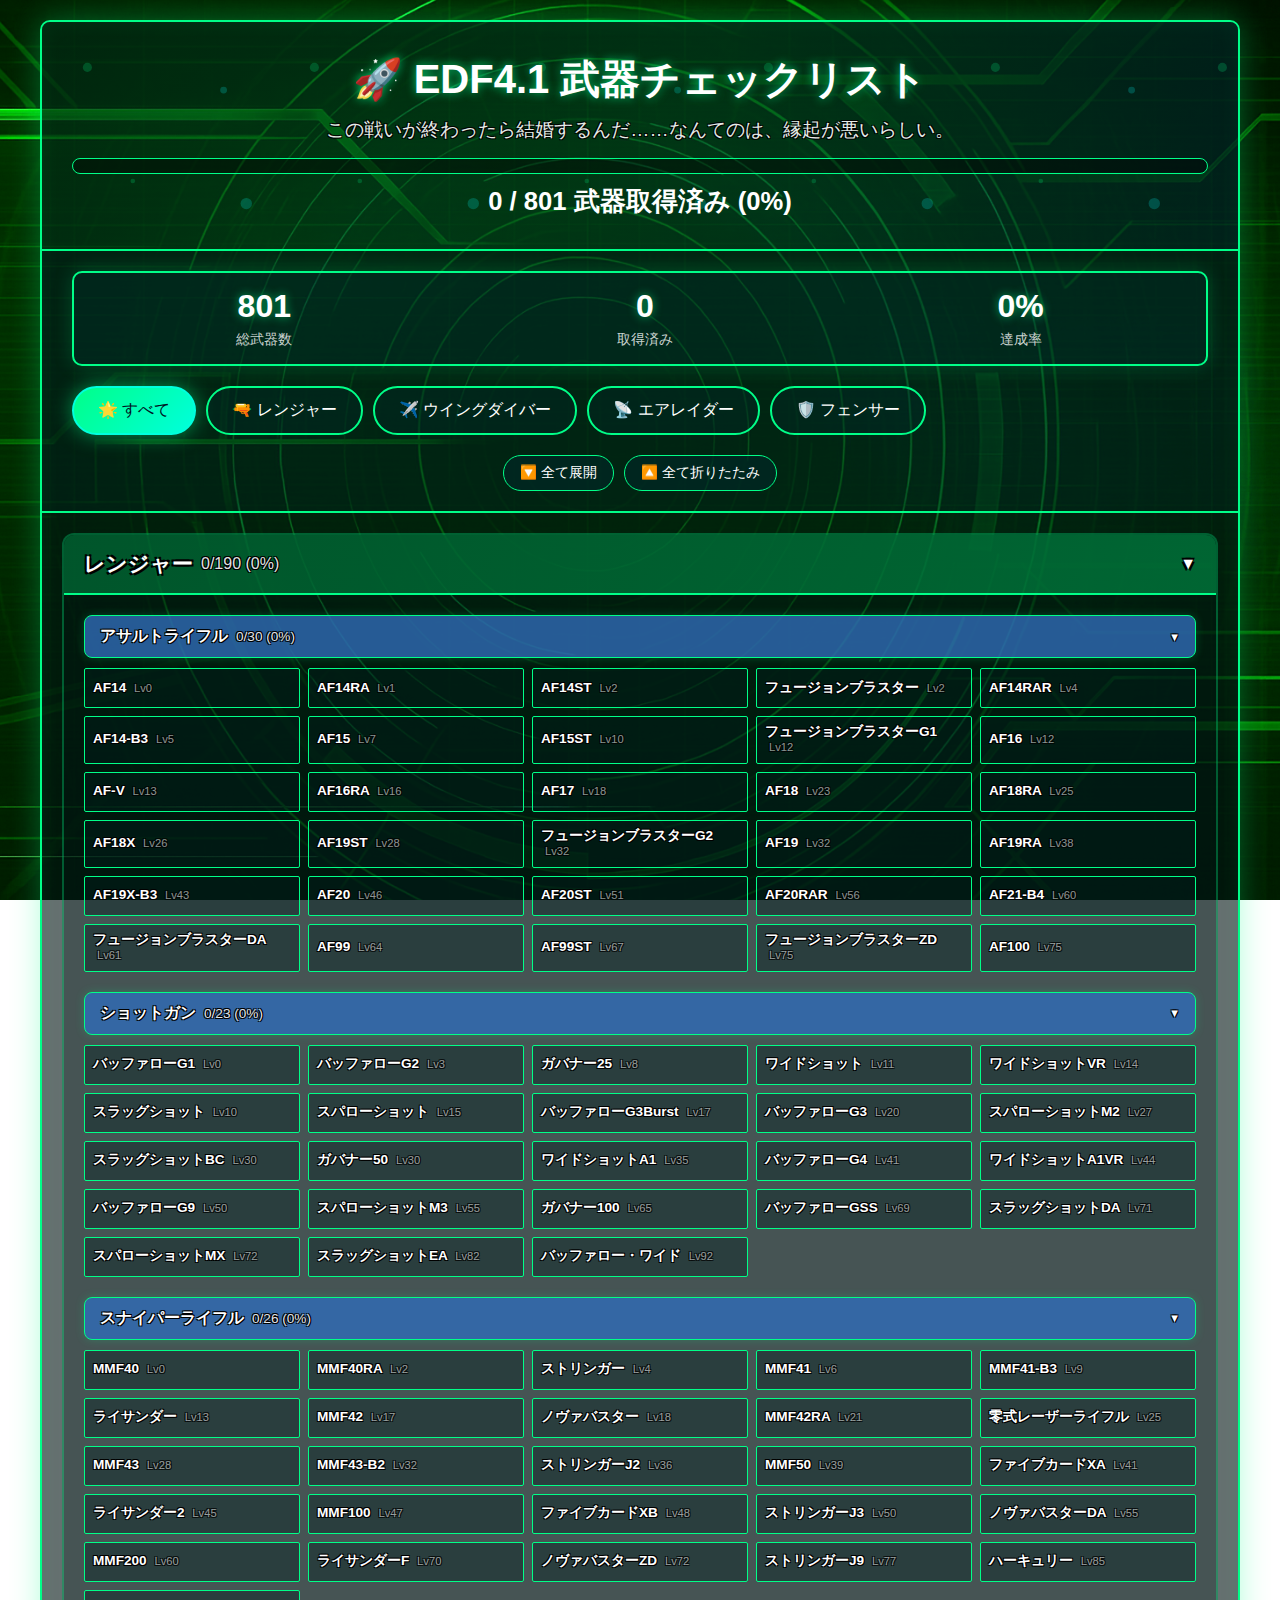
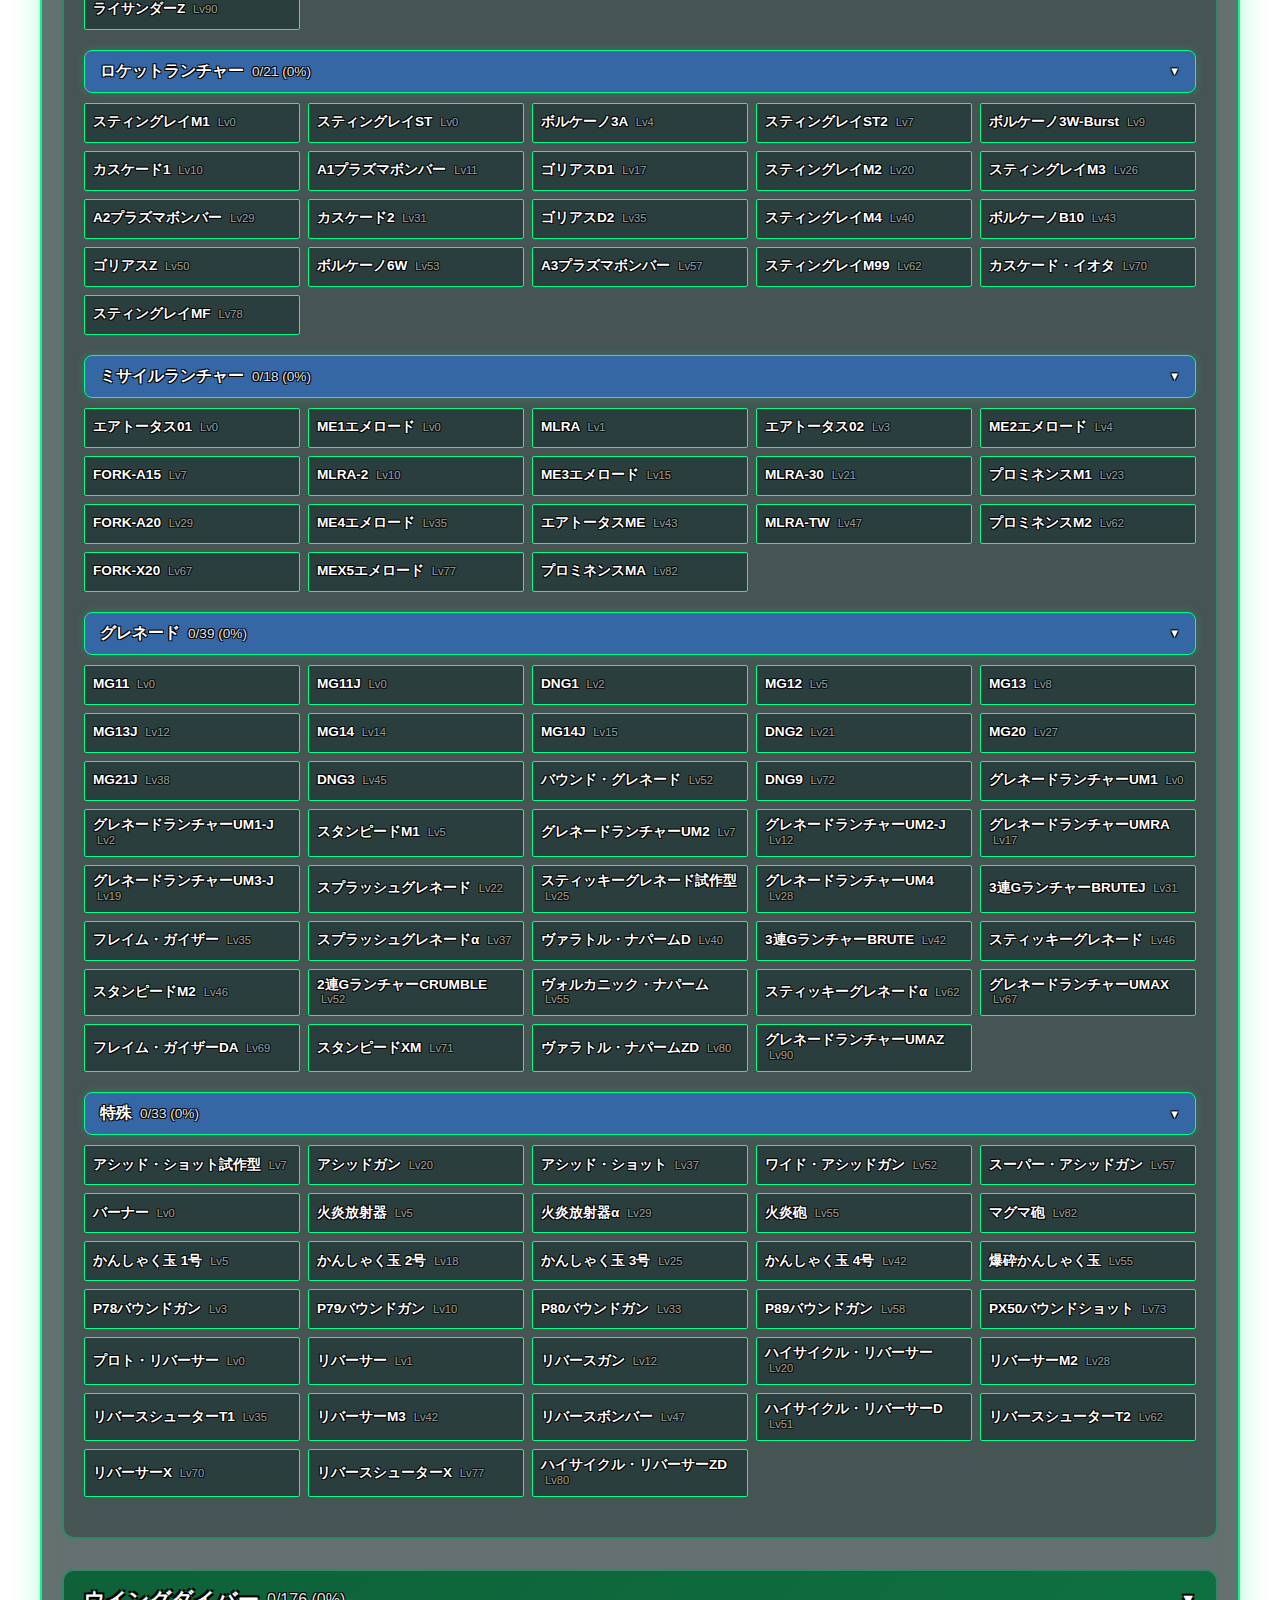
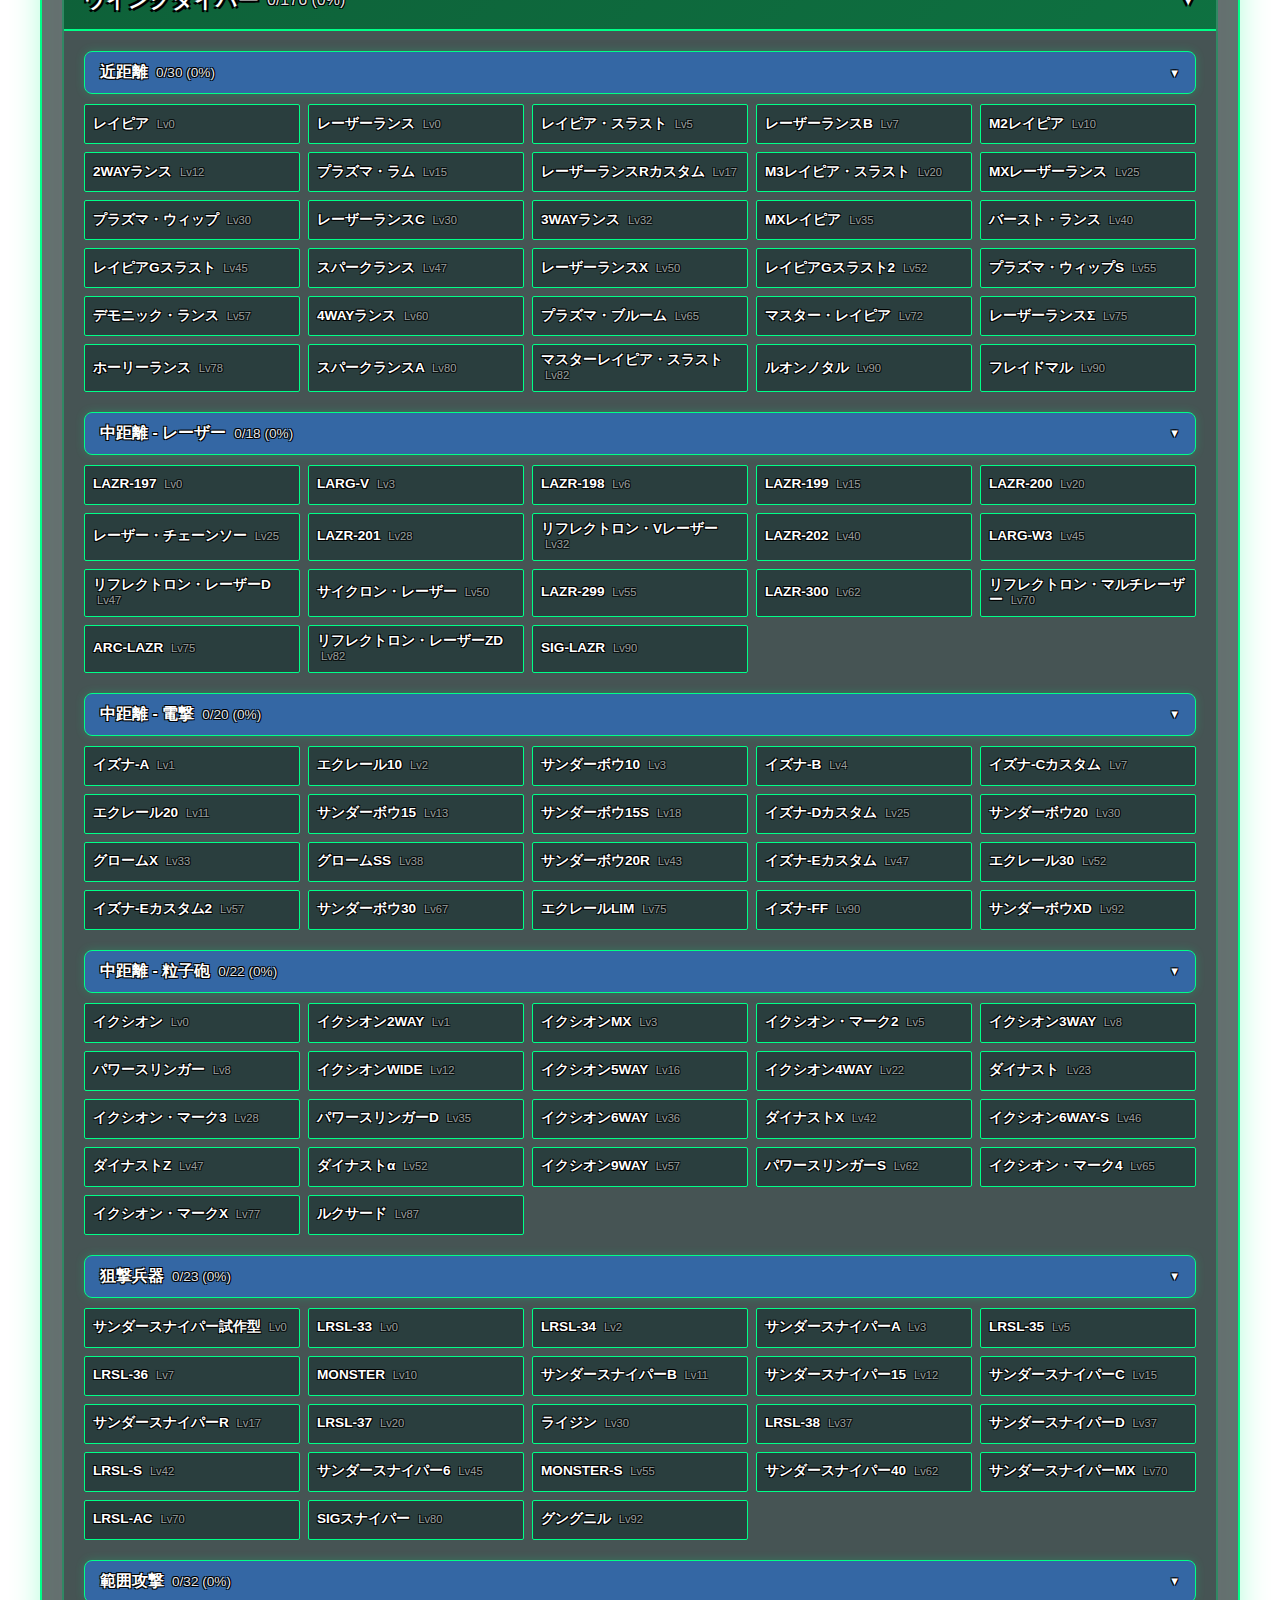
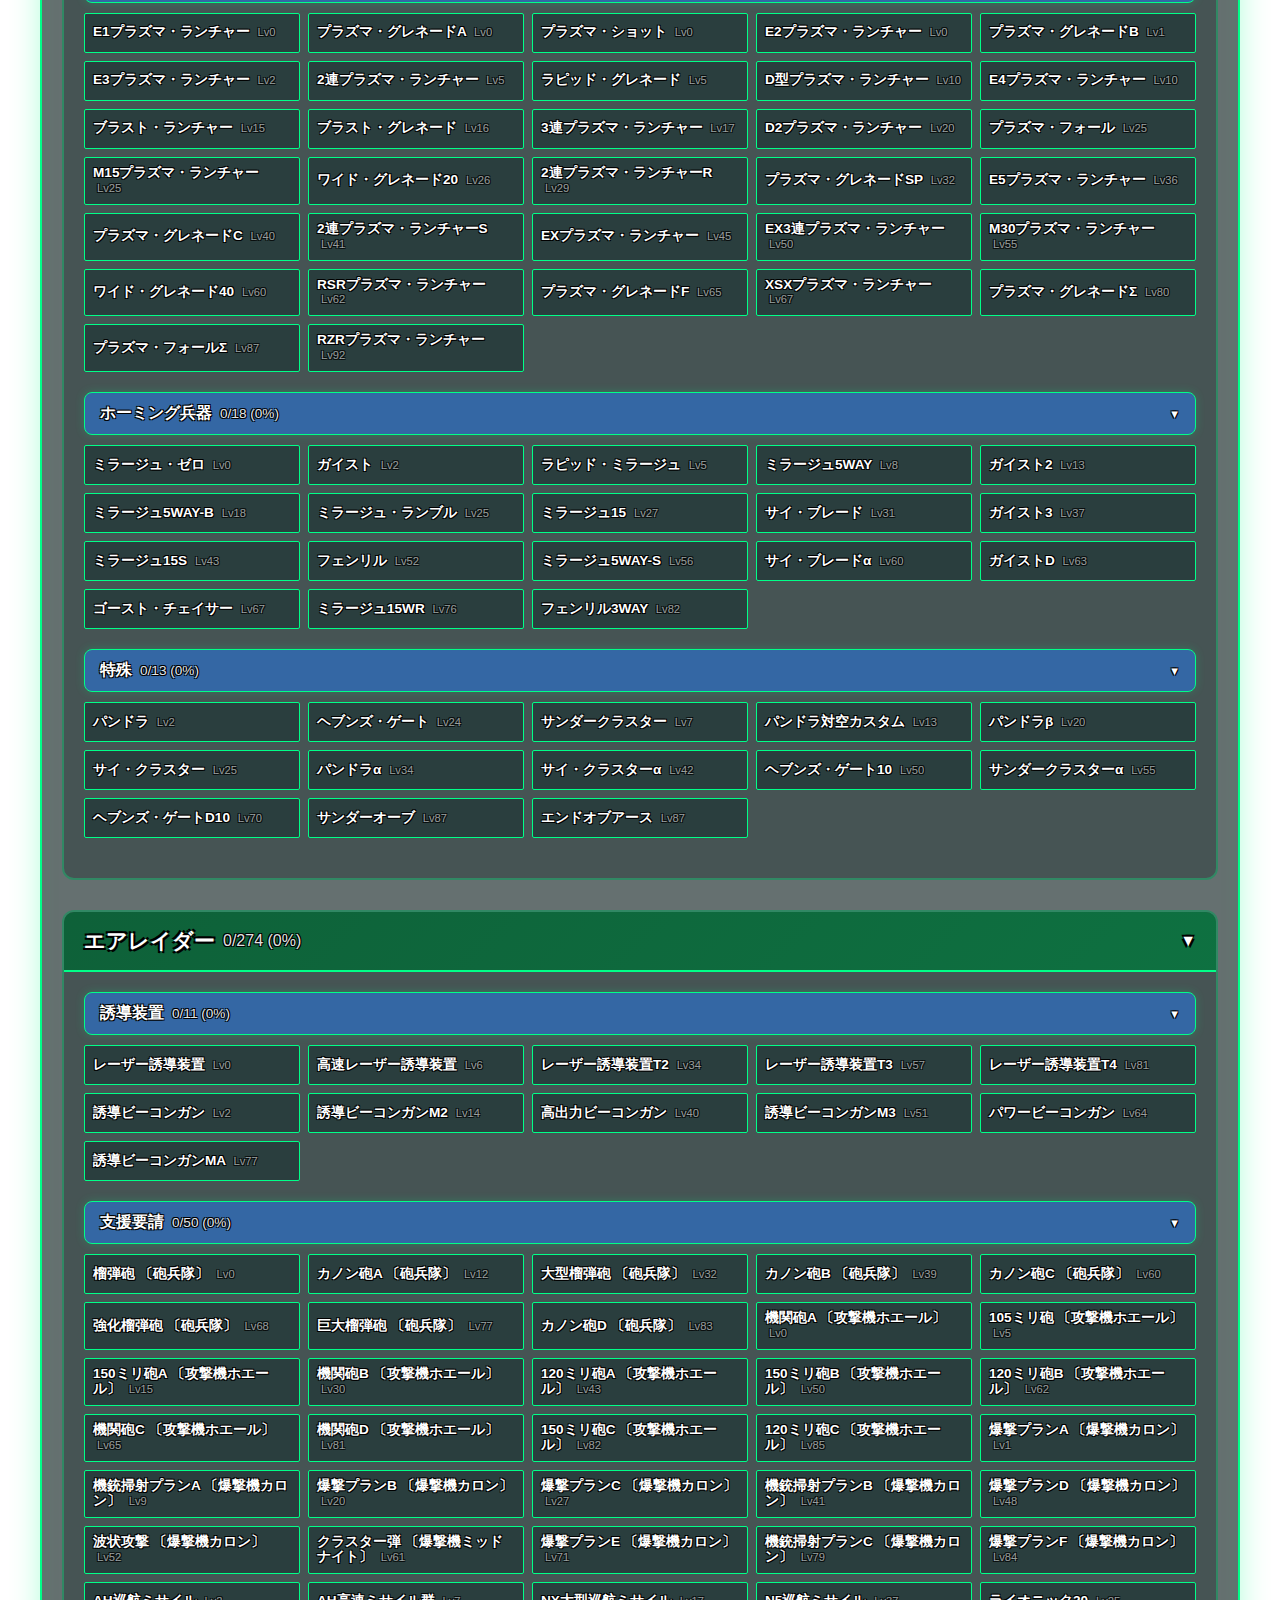
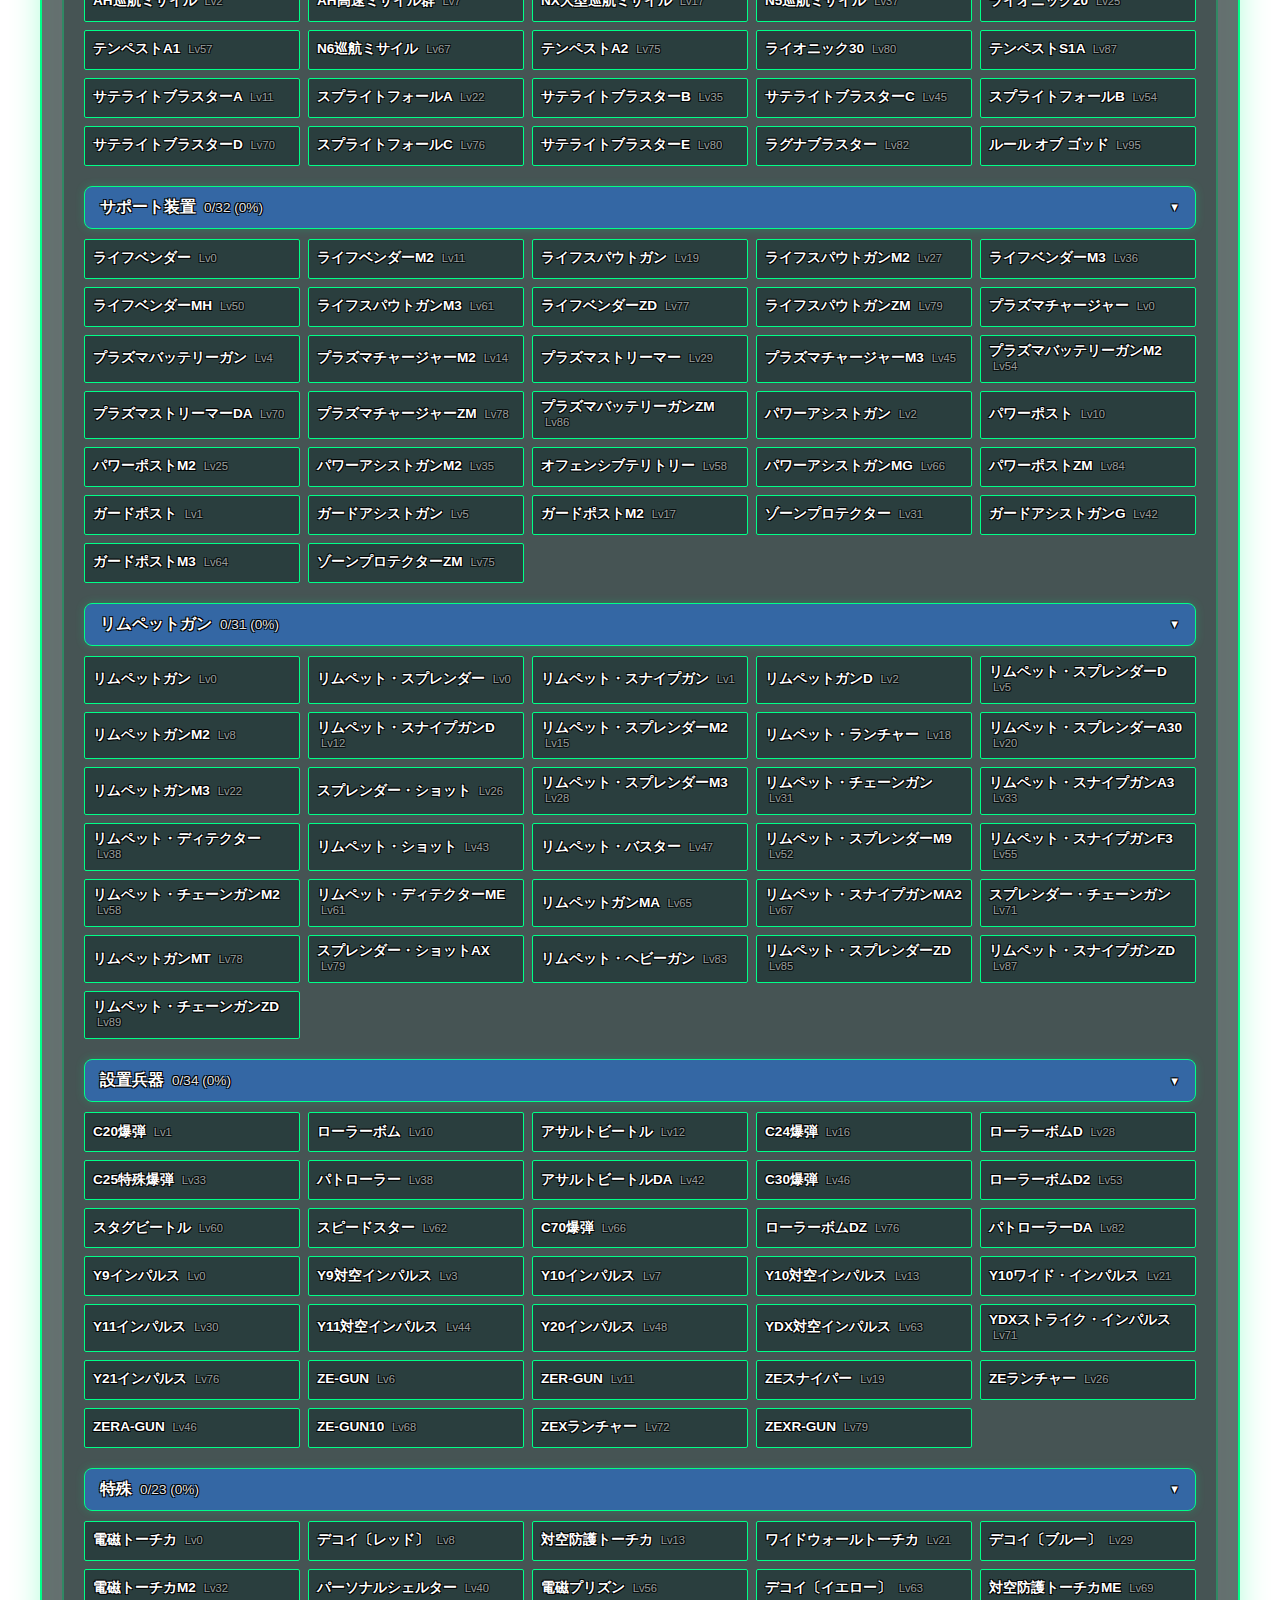
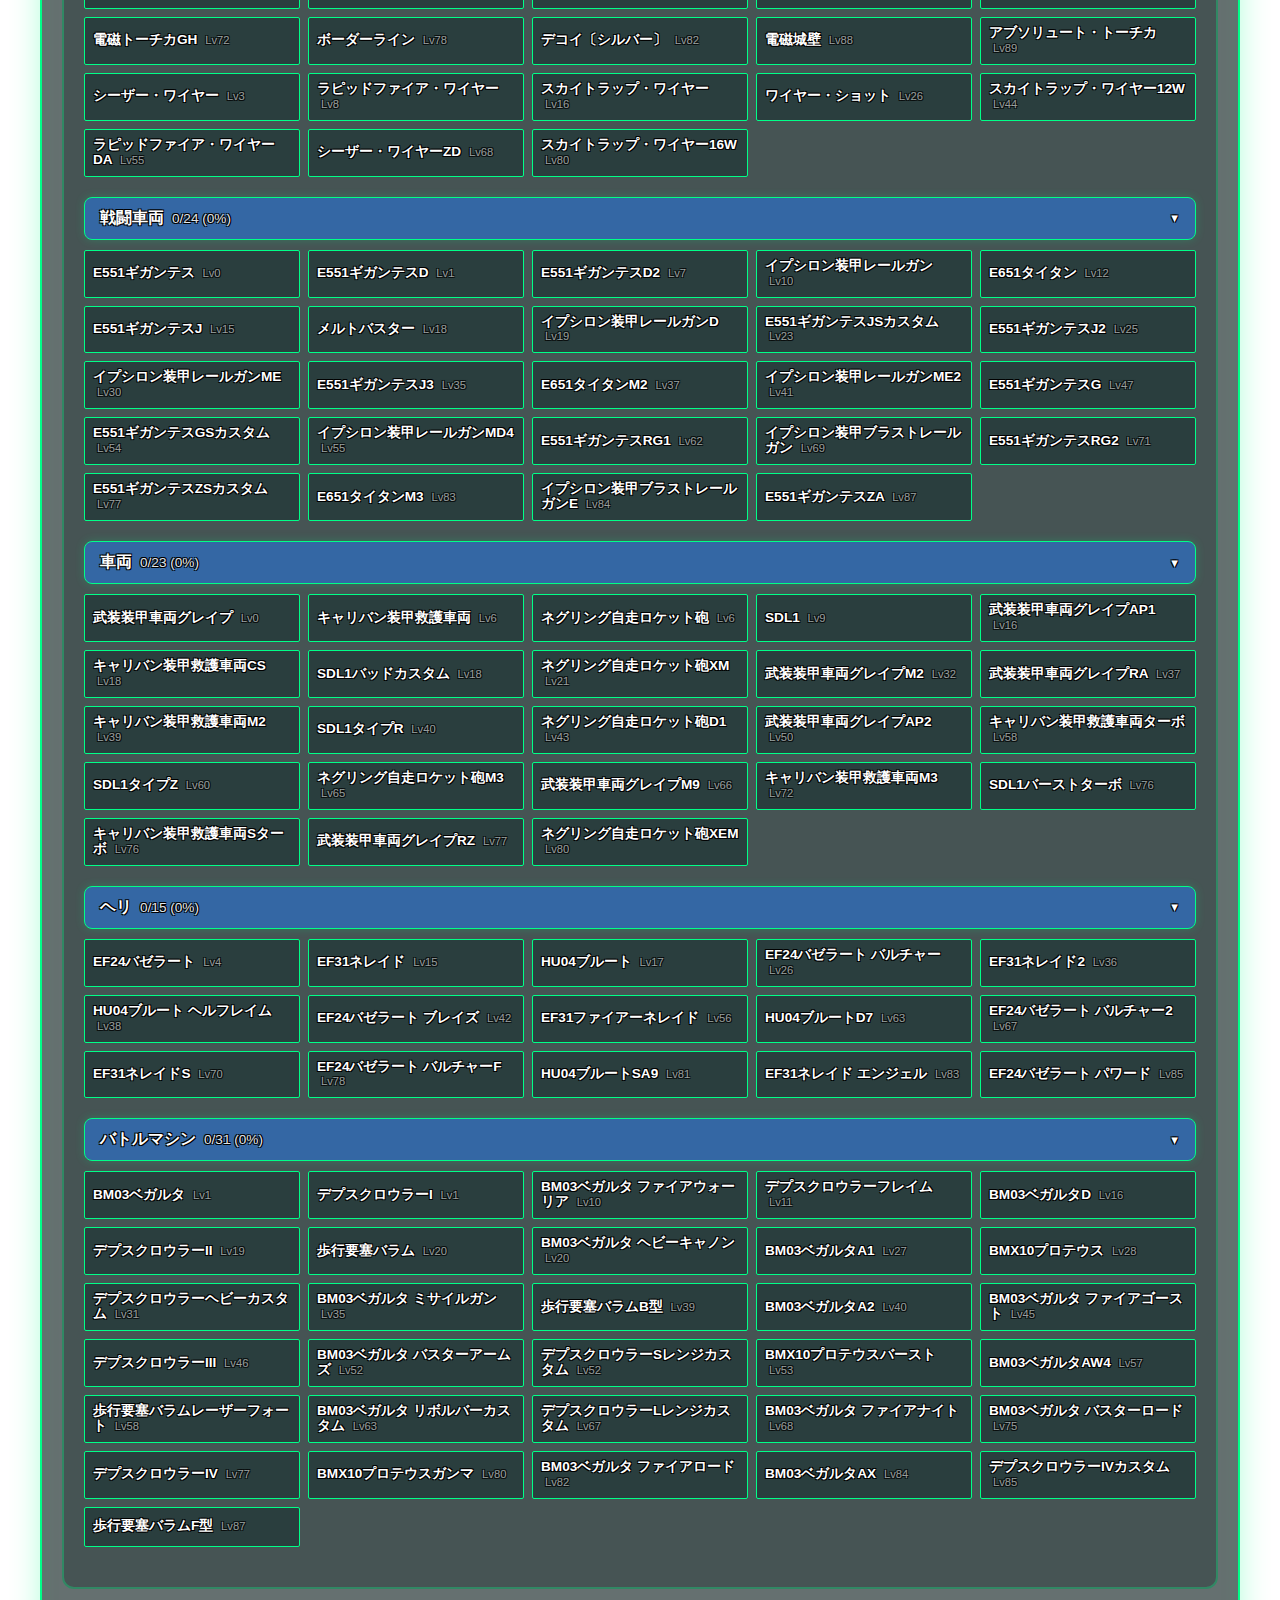
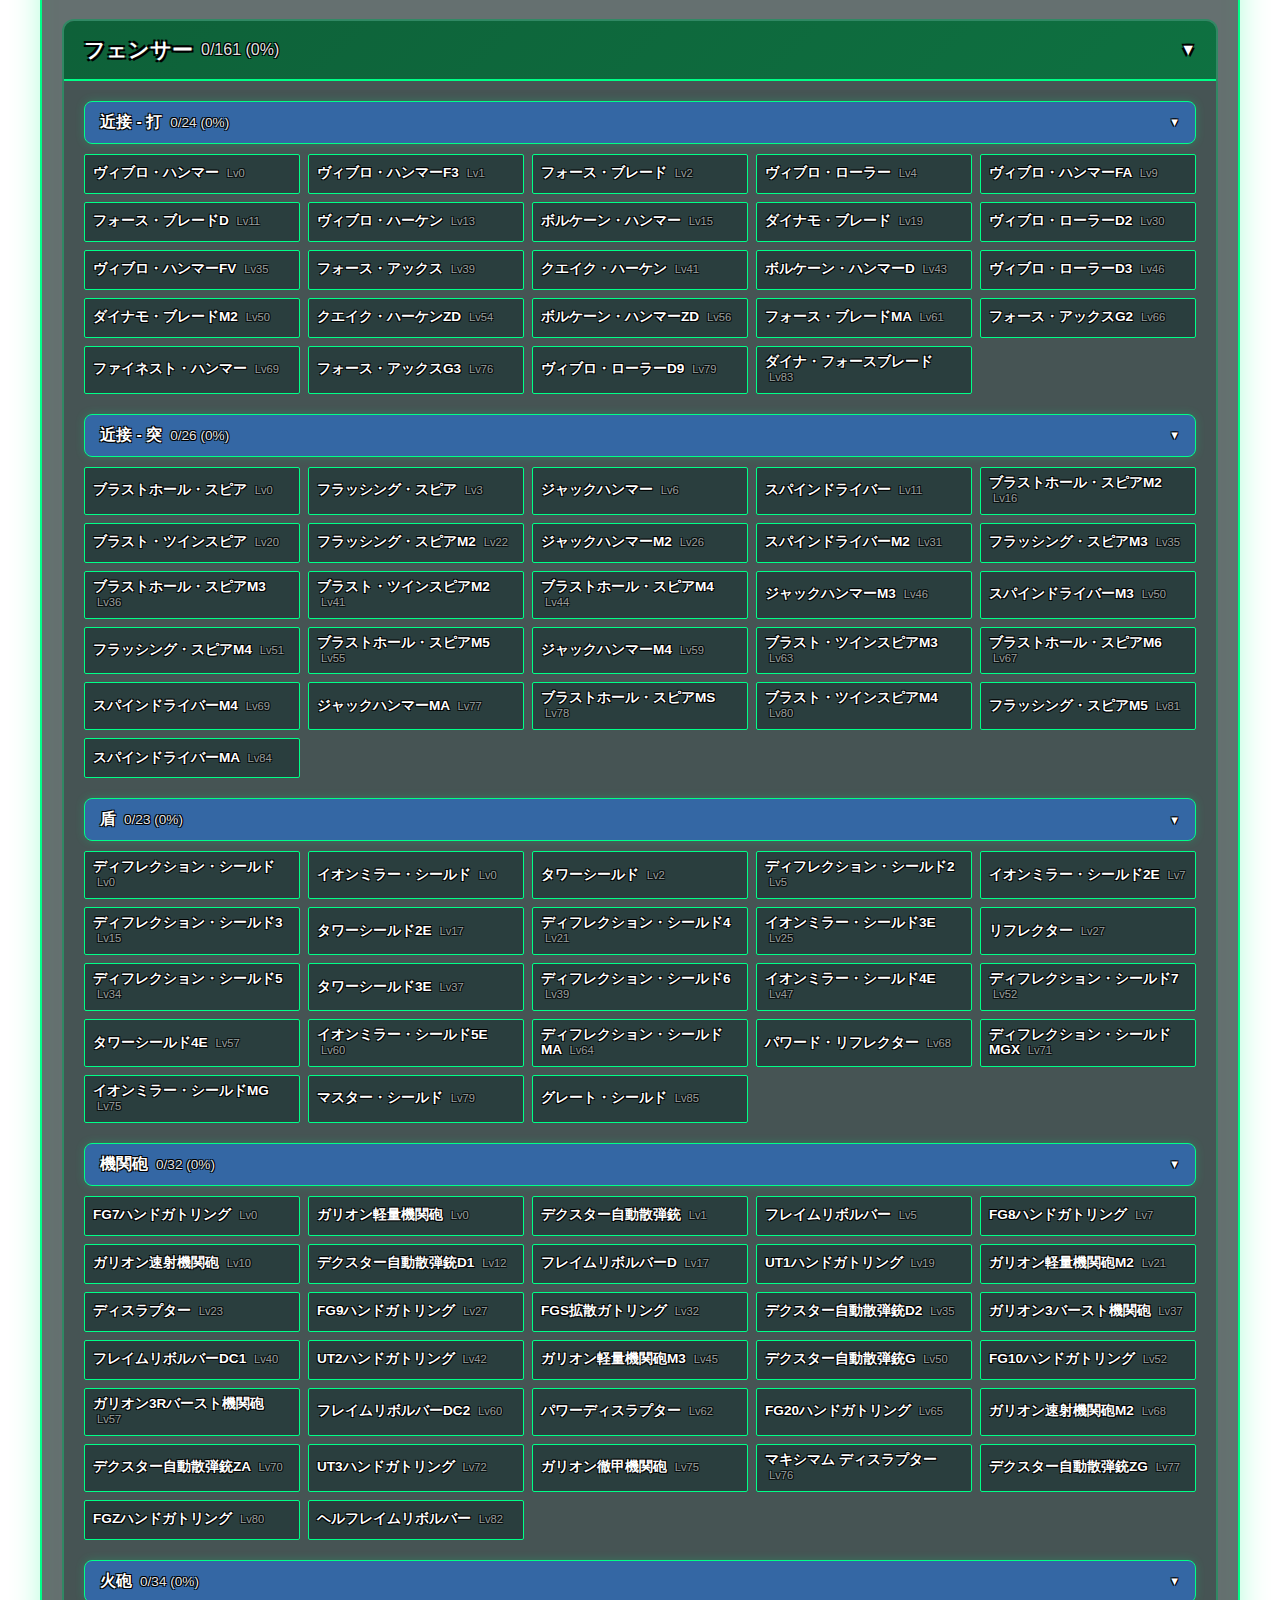
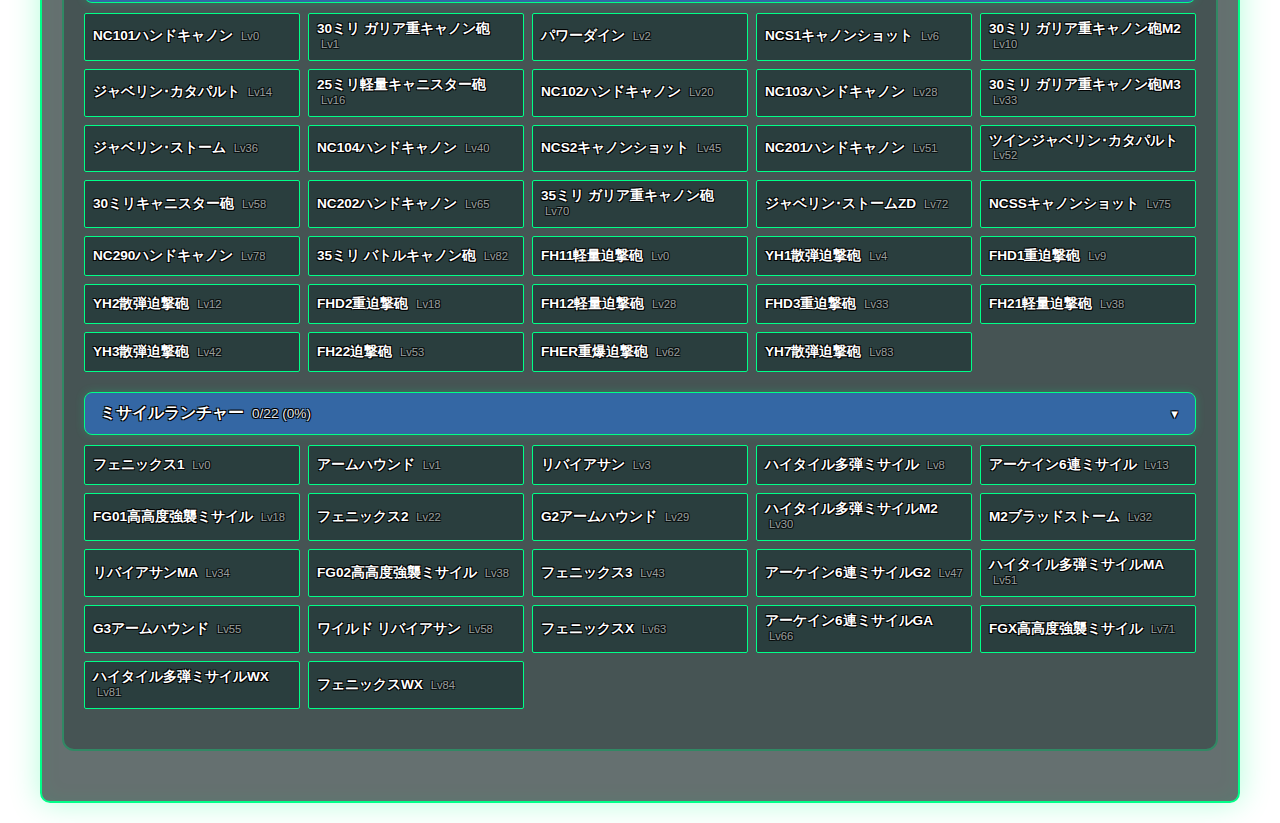
<file: index.html>
<!DOCTYPE html>
<html lang="ja">
  <head>
    <meta charset="UTF-8" />
    <meta name="viewport" content="width=device-width, initial-scale=1.0" />
    <title>EDF4.1 武器チェックリスト</title>
    <link rel="stylesheet" href="styles.css" />
  </head>
  <body>
    <div class="container">
      <div class="header">
        <h1>🚀 EDF4.1 武器チェックリスト</h1>
        <p>この戦いが終わったら結婚するんだ……なんてのは、縁起が悪いらしい。</p>
        <div class="progress-bar">
          <div class="progress-fill" id="progressFill"></div>
        </div>
        <div class="progress-text" id="progressText">
          0 / 0 武器取得達成率 (0%)
        </div>
      </div>

      <div class="controls">
        <div class="stats">
          <div class="stat-item">
            <div class="stat-number" id="totalWeapons">0</div>
            <div class="stat-label">総武器数</div>
          </div>
          <div class="stat-item">
            <div class="stat-number" id="collectedWeapons">0</div>
            <div class="stat-label">取得済み</div>
          </div>
          <div class="stat-item">
            <div class="stat-number" id="completionRate">0%</div>
            <div class="stat-label">達成率</div>
          </div>
        </div>
        <div class="class-tabs" id="classTabs">
          <div class="class-tab active" data-class="all">🌟 すべて</div>
          <div class="class-tab" data-class="ranger">🔫 レンジャー</div>
          <div class="class-tab" data-class="wing-diver">
            ✈️ ウイングダイバー
          </div>
          <div class="class-tab" data-class="air-raider">📡 エアレイダー</div>
          <div class="class-tab" data-class="fencer">🛡️ フェンサー</div>
        </div>
        
        <div class="accordion-controls">
          <button class="accordion-btn" onclick="expandAllCategories()">🔽 全て展開</button>
          <button class="accordion-btn" onclick="collapseAllCategories()">🔼 全て折りたたみ</button>
        </div>
      </div>

      <div class="weapon-list" id="weaponList"></div>

      <!-- トップに戻るボタン -->
      <button class="scroll-to-top" id="scrollToTop" title="トップに戻る">
        ↑
      </button>
    </div>

    <script src="script.js"></script>
  </body>
</html>
</file>
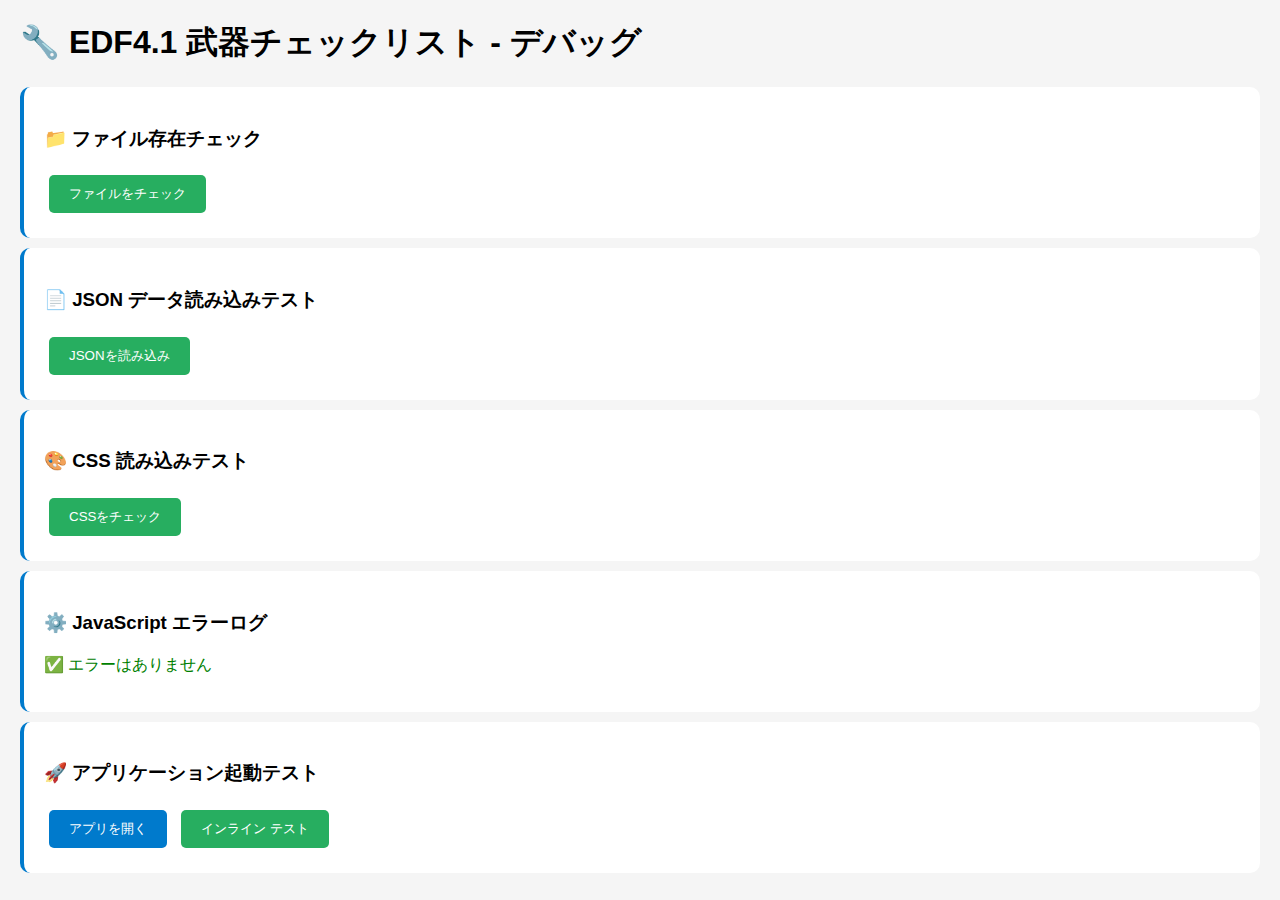
<file: debug.html>
<!DOCTYPE html>
<html lang="ja">
<head>
    <meta charset="UTF-8">
    <meta name="viewport" content="width=device-width, initial-scale=1.0">
    <title>EDF4.1 デバッグ</title>
    <style>
        body {
            font-family: Arial, sans-serif;
            margin: 20px;
            background: #f5f5f5;
        }
        .debug-box {
            background: white;
            padding: 20px;
            border-radius: 10px;
            margin: 10px 0;
            border-left: 4px solid #007acc;
        }
        .error { border-left-color: #e74c3c; }
        .success { border-left-color: #27ae60; }
        .warning { border-left-color: #f39c12; }
        pre { background: #f8f9fa; padding: 10px; border-radius: 5px; overflow: auto; }
        button { padding: 10px 20px; margin: 5px; border: none; border-radius: 5px; cursor: pointer; }
        .btn-primary { background: #007acc; color: white; }
        .btn-test { background: #27ae60; color: white; }
    </style>
</head>
<body>
    <h1>🔧 EDF4.1 武器チェックリスト - デバッグ</h1>
    
    <div class="debug-box">
        <h3>📁 ファイル存在チェック</h3>
        <button class="btn-test" onclick="checkFiles()">ファイルをチェック</button>
        <div id="fileCheck"></div>
    </div>

    <div class="debug-box">
        <h3>📄 JSON データ読み込みテスト</h3>
        <button class="btn-test" onclick="testJSON()">JSONを読み込み</button>
        <div id="jsonTest"></div>
    </div>

    <div class="debug-box">
        <h3>🎨 CSS 読み込みテスト</h3>
        <button class="btn-test" onclick="testCSS()">CSSをチェック</button>
        <div id="cssTest"></div>
    </div>

    <div class="debug-box">
        <h3>⚙️ JavaScript エラーログ</h3>
        <div id="errorLog"></div>
    </div>

    <div class="debug-box">
        <h3>🚀 アプリケーション起動テスト</h3>
        <button class="btn-primary" onclick="window.open('index.html', '_blank')">アプリを開く</button>
        <button class="btn-test" onclick="testApp()">インライン テスト</button>
        <div id="appTest"></div>
    </div>

    <script>
        // エラーログを収集
        const errorLog = document.getElementById('errorLog');
        let errors = [];

        window.addEventListener('error', (e) => {
            errors.push({
                message: e.message,
                filename: e.filename,
                lineno: e.lineno,
                colno: e.colno
            });
            updateErrorLog();
        });

        function updateErrorLog() {
            if (errors.length === 0) {
                errorLog.innerHTML = '<p style="color: green;">✅ エラーはありません</p>';
            } else {
                errorLog.innerHTML = '<p style="color: red;">❌ エラーが発生しています:</p>' +
                    errors.map(err => `<pre>${err.message} (${err.filename}:${err.lineno}:${err.colno})</pre>`).join('');
            }
        }

        // ファイル存在チェック
        async function checkFiles() {
            const fileCheck = document.getElementById('fileCheck');
            const files = ['styles.css', 'script.js', 'weaponData.json'];
            let results = [];

            for (const file of files) {
                try {
                    const response = await fetch(file, { method: 'HEAD' });
                    results.push(`✅ ${file}: ${response.ok ? 'OK' : 'ERROR'} (${response.status})`);
                } catch (error) {
                    results.push(`❌ ${file}: ERROR - ${error.message}`);
                }
            }

            fileCheck.innerHTML = '<pre>' + results.join('\n') + '</pre>';
        }

        // JSON読み込みテスト
        async function testJSON() {
            const jsonTest = document.getElementById('jsonTest');
            
            try {
                const response = await fetch('weaponData.json');
                if (!response.ok) {
                    throw new Error(`HTTP ${response.status}: ${response.statusText}`);
                }
                
                const data = await response.json();
                const stats = {};
                let total = 0;
                
                Object.keys(data).forEach(classKey => {
                    const classData = data[classKey];
                    let classTotal = 0;
                    Object.keys(classData.categories).forEach(cat => {
                        classTotal += classData.categories[cat].length;
                    });
                    stats[classData.name] = classTotal;
                    total += classTotal;
                });
                
                jsonTest.innerHTML = `
                    <div class="success">
                        <p>✅ JSON読み込み成功!</p>
                        <pre>${JSON.stringify(stats, null, 2)}</pre>
                        <p><strong>総武器数: ${total}</strong></p>
                    </div>
                `;
            } catch (error) {
                jsonTest.innerHTML = `
                    <div class="error">
                        <p>❌ JSON読み込み失敗</p>
                        <pre>${error.message}</pre>
                    </div>
                `;
            }
        }

        // CSS読み込みテスト
        function testCSS() {
            const cssTest = document.getElementById('cssTest');
            const links = document.getElementsByTagName('link');
            let cssLinks = Array.from(links).filter(link => link.rel === 'stylesheet');
            
            if (cssLinks.length === 0) {
                // 外部CSSをテスト
                const testLink = document.createElement('link');
                testLink.rel = 'stylesheet';
                testLink.href = 'styles.css';
                testLink.onload = () => {
                    cssTest.innerHTML = '<div class="success">✅ styles.css 読み込み成功</div>';
                };
                testLink.onerror = () => {
                    cssTest.innerHTML = '<div class="error">❌ styles.css 読み込み失敗</div>';
                };
                document.head.appendChild(testLink);
            } else {
                cssTest.innerHTML = '<div class="warning">⚠️ CSSは既に読み込まれています</div>';
            }
        }

        // アプリケーションテスト
        async function testApp() {
            const appTest = document.getElementById('appTest');
            appTest.innerHTML = '<p>🔄 テスト実行中...</p>';
            
            try {
                // 1. JSONデータ読み込みテスト
                const response = await fetch('weaponData.json');
                const weaponData = await response.json();
                
                // 2. DOM要素作成テスト
                const testDiv = document.createElement('div');
                testDiv.style.cssText = `
                    border: 2px solid #007acc;
                    padding: 20px;
                    margin: 10px 0;
                    border-radius: 10px;
                    background: white;
                `;
                
                // 3. サンプル武器リスト作成
                const rangerWeapons = weaponData.ranger.categories['アサルトライフル'].slice(0, 3);
                testDiv.innerHTML = `
                    <h4>🔫 ${weaponData.ranger.name} - アサルトライフル (サンプル)</h4>
                    ${rangerWeapons.map(weapon => `
                        <div style="padding: 10px; margin: 5px; background: #f8f9fa; border-radius: 5px; cursor: pointer;"
                             onclick="this.style.background=this.style.background==='rgb(0, 184, 148)'?'#f8f9fa':'#00b894'; this.style.color=this.style.color==='white'?'black':'white';">
                            ${weapon}
                        </div>
                    `).join('')}
                `;
                
                appTest.innerHTML = '<div class="success">✅ アプリケーション動作テスト成功</div>';
                appTest.appendChild(testDiv);
                
            } catch (error) {
                appTest.innerHTML = `
                    <div class="error">
                        <p>❌ アプリケーションテスト失敗</p>
                        <pre>${error.message}</pre>
                    </div>
                `;
            }
        }

        // 初期化
        updateErrorLog();
        
        // 5秒後に自動テスト実行
        setTimeout(() => {
            console.log('自動テスト開始...');
            checkFiles();
            setTimeout(testJSON, 1000);
        }, 1000);
    </script>
</body>
</html>
</file>
<file: styles.css>
* {
  margin: 0;
  padding: 0;
  box-sizing: border-box;
}

body {
  font-family: 'Arial', sans-serif;
  background: url('./back2.jpg');
  background-size: cover;
  background-position: center;
  background-attachment: fixed;
  background-repeat: no-repeat;
  color: white;
  min-height: 100vh;
  padding: 20px;
}

.container {
  max-width: 1200px;
  margin: 0 auto;
  background: rgba(0, 20, 20, 0.5);
  border: 2px solid #00ff88;
  border-radius: 10px;
  box-shadow: 0 0 30px rgba(0, 255, 136, 0.3), inset 0 0 20px rgba(0, 255, 136, 0.1);
  overflow: hidden;
}

.header {
  background: linear-gradient(135deg, rgba(0, 51, 17, 0.4) 0%, rgba(0, 68, 34, 0.4) 50%, rgba(0, 34, 51, 0.4) 100%);
  color: white;
  padding: 30px;
  text-align: center;
  position: relative;
  border-bottom: 2px solid #00ff88;
}

.header::before {
  content: '';
  position: absolute;
  top: 0;
  left: 0;
  right: 0;
  bottom: 0;
  background: url('data:image/svg+xml,<svg xmlns="http://www.w3.org/2000/svg" viewBox="0 0 100 100"><circle cx="20" cy="20" r="2" fill="rgba(0,255,136,0.2)"/><circle cx="80" cy="30" r="1.5" fill="rgba(0,255,255,0.2)"/><circle cx="40" cy="70" r="1" fill="rgba(0,255,136,0.2)"/><circle cx="90" cy="80" r="2.5" fill="rgba(0,255,255,0.2)"/></svg>');
  z-index: 0;
}

.header h1 {
  font-size: 2.5rem;
  margin-bottom: 10px;
  text-shadow: 0 0 10px rgba(0, 255, 136, 0.8), 2px 2px 4px rgba(0, 0, 0, 0.5);
  position: relative;
  z-index: 1;
}

.header p {
  font-size: 1.2rem;
  opacity: 0.9;
  position: relative;
  z-index: 1;
  text-shadow: 1px 1px 0 black, -1px -1px 0 black, 1px -1px 0 black, -1px 1px 0 black;
}

.progress-bar {
  background: rgba(0, 0, 0, 0.4);
  height: 16px;
  border-radius: 8px;
  margin-top: 15px;
  overflow: hidden;
  position: relative;
  z-index: 1;
  border: 1px solid #00ff88;
}

.progress-fill {
  background: #A5C7D5;
  height: 100%;
  border-radius: 8px;
  transition: width 0.3s ease;
  width: 0%;
  box-shadow: 0 0 10px rgba(165, 199, 213, 0.6);
}

.progress-text {
  margin-top: 10px;
  font-weight: bold;
  position: relative;
  z-index: 1;
  font-size: 1.6rem;
}

.controls {
  padding: 20px 30px;
  background: rgba(0, 30, 30, 0.4);
  border-bottom: 2px solid #00ff88;
}

.stats {
  display: flex;
  justify-content: space-around;
  text-align: center;
  padding: 15px 0;
  margin-bottom: 20px;
  background: rgba(0, 50, 50, 0.3);
  border: 2px solid #00ff88;
  border-radius: 10px;
  box-shadow: 0 0 20px rgba(0, 255, 136, 0.2);
}

.class-tabs {
  display: flex;
  gap: 10px;
  flex-wrap: wrap;
  margin-bottom: 20px;
}

.class-tab {
  background: rgba(0, 40, 40, 0.4);
  border: 2px solid #00ff88;
  color: white;
  padding: 12px 24px;
  border-radius: 25px;
  cursor: pointer;
  transition: all 0.3s ease;
  font-weight: 500;
  display: flex;
  align-items: center;
  gap: 8px;
}

.class-tab:hover {
  transform: translateY(-2px);
  background: rgba(0, 60, 60, 0.9);
  border-color: #00ffdd;
}

.class-tab.active {
  background: linear-gradient(135deg, #00ff88 0%, #00ffdd 100%);
  color: #001122;
  border-color: #00ffdd;
  box-shadow: 0 0 20px rgba(0, 255, 136, 0.5);
}

.accordion-controls {
  display: flex;
  gap: 10px;
  margin-top: 15px;
  justify-content: center;
}

.accordion-btn {
  background: rgba(0, 40, 40, 0.6);
  border: 1px solid #00ff88;
  color: white;
  padding: 8px 16px;
  border-radius: 20px;
  cursor: pointer;
  font-size: 0.85rem;
  transition: all 0.3s ease;
  display: flex;
  align-items: center;
  gap: 5px;
}

.accordion-btn:hover {
  background: rgba(0, 60, 60, 0.8);
  border-color: #00ffdd;
  transform: translateY(-1px);
}

.accordion-btn:active {
  transform: translateY(0);
}

.weapon-list {
  padding: 20px;
  background: rgba(0, 15, 15, 0.2);
}

.weapon-category {
  margin-bottom: 20px;
}

/* 兵科大カテゴリ */
.class-category {
  margin-bottom: 30px;
  border: 2px solid rgba(0, 255, 136, 0.3);
  border-radius: 12px;
  background: rgba(0, 20, 20, 0.3);
  overflow: hidden;
}

.class-header {
  background: linear-gradient(135deg, rgba(0, 100, 50, 0.8) 0%, rgba(0, 120, 60, 0.8) 100%);
  color: white;
  padding: 15px 20px;
  font-size: 1.3rem;
  font-weight: bold;
  text-shadow: 2px 2px 0 black, -2px -2px 0 black, 2px -2px 0 black, -2px 2px 0 black;
  cursor: pointer;
  display: flex;
  justify-content: space-between;
  align-items: center;
  transition: all 0.3s ease;
  user-select: none;
  border-bottom: 2px solid #00ff88;
}

.class-header:hover {
  background: rgba(0, 120, 60, 0.9);
  transform: translateY(-1px);
}

.class-title {
  flex: 1;
  font-size: 1.3rem;
  display: flex;
  align-items: center;
  gap: 8px;
}

.class-progress {
  font-size: 1rem;
  font-weight: normal;
  color: rgba(255, 255, 255, 0.9);
  text-shadow: 1px 1px 0 black, -1px -1px 0 black, 1px -1px 0 black, -1px 1px 0 black;
}

.class-arrow {
  font-size: 1rem;
  transition: transform 0.3s ease;
  margin-left: 15px;
}

.class-category.collapsed .class-arrow {
  transform: rotate(-90deg);
}

.class-content {
  padding: 20px;
  overflow: hidden;
  max-height: none;
  transition: max-height 0.4s ease, opacity 0.4s ease, padding 0.4s ease;
}

.class-category.collapsed .class-content {
  max-height: 0;
  opacity: 0;
  padding: 0 20px;
}

.category-header {
  background: rgba(48, 107, 184, 0.8);
  color: white;
  padding: 10px 15px;
  border-radius: 8px;
  border: 1px solid #00ff88;
  margin-bottom: 10px;
  font-size: 1rem;
  font-weight: bold;
  text-shadow: 1px 1px 0 black, -1px -1px 0 black, 1px -1px 0 black, -1px 1px 0 black;
  box-shadow: 0 0 10px rgba(0, 255, 136, 0.2);
  cursor: pointer;
  display: flex;
  justify-content: space-between;
  align-items: center;
  transition: all 0.3s ease;
  user-select: none;
}

.category-header:hover {
  background: rgba(48, 107, 184, 0.9);
  transform: translateY(-1px);
}

.category-title {
  flex: 1;
  font-size: 1rem;
  display: flex;
  align-items: center;
  gap: 8px;
}

.category-progress {
  font-size: 0.85rem;
  font-weight: normal;
  color: rgba(255, 255, 255, 0.9);
  text-shadow: 1px 1px 0 black, -1px -1px 0 black, 1px -1px 0 black, -1px 1px 0 black;
}

.category-arrow {
  font-size: 0.7rem;
  transition: transform 0.3s ease;
  margin-left: 8px;
}

.weapon-category.collapsed .category-arrow {
  transform: rotate(-90deg);
}

.weapon-grid {
  display: grid;
  grid-template-columns: repeat(auto-fill, minmax(200px, 1fr));
  gap: 8px;
  overflow: hidden;
  max-height: none;
  transition: max-height 0.3s ease, opacity 0.3s ease;
}

.weapon-category.collapsed .weapon-grid {
  max-height: 0;
  opacity: 0;
  margin-bottom: 0;
}

@media (min-width: 1200px) {
  .weapon-grid {
    grid-template-columns: repeat(5, 1fr);
  }
}

@media (min-width: 768px) and (max-width: 1199px) {
  .weapon-grid {
    grid-template-columns: repeat(3, 1fr);
  }
}

@media (max-width: 767px) {
  .weapon-grid {
    grid-template-columns: repeat(2, 1fr);
  }
}

.weapon-item {
  background: rgba(0, 30, 30, 0.4);
  border: 1px solid #00ff88;
  color: white;
  border-radius: 2px;
  padding: 8px;
  transition: all 0.3s ease;
  cursor: pointer;
  position: relative;
  overflow: hidden;
  min-height: 40px;
  display: flex;
  flex-direction: column;
  justify-content: center;
}

.weapon-item:hover {
  border-color: #00ffdd;
  background: linear-gradient(135deg, rgba(165, 199, 213, 0.3) 0%, rgba(48, 107, 184, 0.3) 100%);
}

.weapon-item.checked {
  background: linear-gradient(135deg, rgba(165, 199, 213, 0.8) 0%, rgba(48, 107, 184, 0.8) 100%);
  color: white;
  border-color: #00ffaa;
  box-shadow: 0 0 20px rgba(0, 255, 136, 0.6);
}

.weapon-item.checked::after {
  content: '✓';
  position: absolute;
  top: 50%;
  right: 8px;
  transform: translateY(-50%);
  font-size: 1.2rem;
  font-weight: bold;
  color: white;
  text-shadow: 0 0 5px rgba(0, 0, 0, 0.8);
}

.weapon-item.checked .weapon-info {
  opacity: 0.9;
}

.weapon-name {
  font-weight: bold;
  font-size: 0.85rem;
  line-height: 1.1;
  text-shadow: 1px 1px 0 black, -1px -1px 0 black, 1px -1px 0 black, -1px 1px 0 black;
}

.weapon-level {
  font-size: 0.7rem;
  font-weight: normal;
  color: rgba(255, 255, 255, 0.7);
  opacity: 0.8;
  margin-left: 4px;
}

.weapon-item.checked .weapon-level {
  color: rgba(255, 255, 255, 0.8);
  opacity: 0.9;
}

.weapon-info {
  font-size: 0.7rem;
  opacity: 0.8;
  line-height: 1.2;
}



.stat-item {
  display: flex;
  flex-direction: column;
  gap: 5px;
}

.stat-number {
  font-size: 2rem;
  font-weight: bold;
  color: white;
  text-shadow: 0 0 10px rgba(0, 255, 136, 0.6);
}

.stat-label {
  color: rgba(255, 255, 255, 0.8);
  font-size: 0.9rem;
}

.hidden {
  display: none;
}

/* トップに戻るボタン */
.scroll-to-top {
  position: fixed;
  bottom: 30px;
  right: 30px;
  width: 50px;
  height: 50px;
  background: linear-gradient(135deg, #00ff88 0%, #00ffdd 100%);
  color: white;
  border: 2px solid #00ffaa;
  border-radius: 50%;
  font-size: 1.5rem;
  font-weight: bold;
  cursor: pointer;
  transition: all 0.3s ease;
  box-shadow: 0 4px 15px rgba(0, 255, 136, 0.4);
  z-index: 1000;
  opacity: 0;
  visibility: hidden;
  transform: translateY(20px);
}

.scroll-to-top.visible {
  opacity: 1;
  visibility: visible;
  transform: translateY(0);
}

.scroll-to-top:hover {
  background: linear-gradient(135deg, #00ffdd 0%, #00ff88 100%);
  transform: translateY(-5px) scale(1.1);
  box-shadow: 0 8px 25px rgba(0, 255, 136, 0.6);
  border-color: #00ffdd;
}

.scroll-to-top:active {
  transform: translateY(-2px) scale(1.05);
}

@media (max-width: 480px) {
  .header h1 {
    font-size: 1.8rem;
  }
  
  .class-tabs {
    justify-content: center;
  }
  
  .stats {
    flex-direction: column;
    gap: 10px;
    padding: 10px 0;
  }
  
  .weapon-grid {
    grid-template-columns: 1fr;
    gap: 6px;
  }
  
  .weapon-item {
    padding: 6px;
    min-height: 40px;
  }
  
  .container {
    margin: 5px;
  }
  
  .weapon-list {
    padding: 15px;
  }
  
  /* モバイル版でのトップに戻るボタン */
  .scroll-to-top {
    width: 45px;
    height: 45px;
    bottom: 20px;
    right: 20px;
    font-size: 1.3rem;
  }
}
</file>
